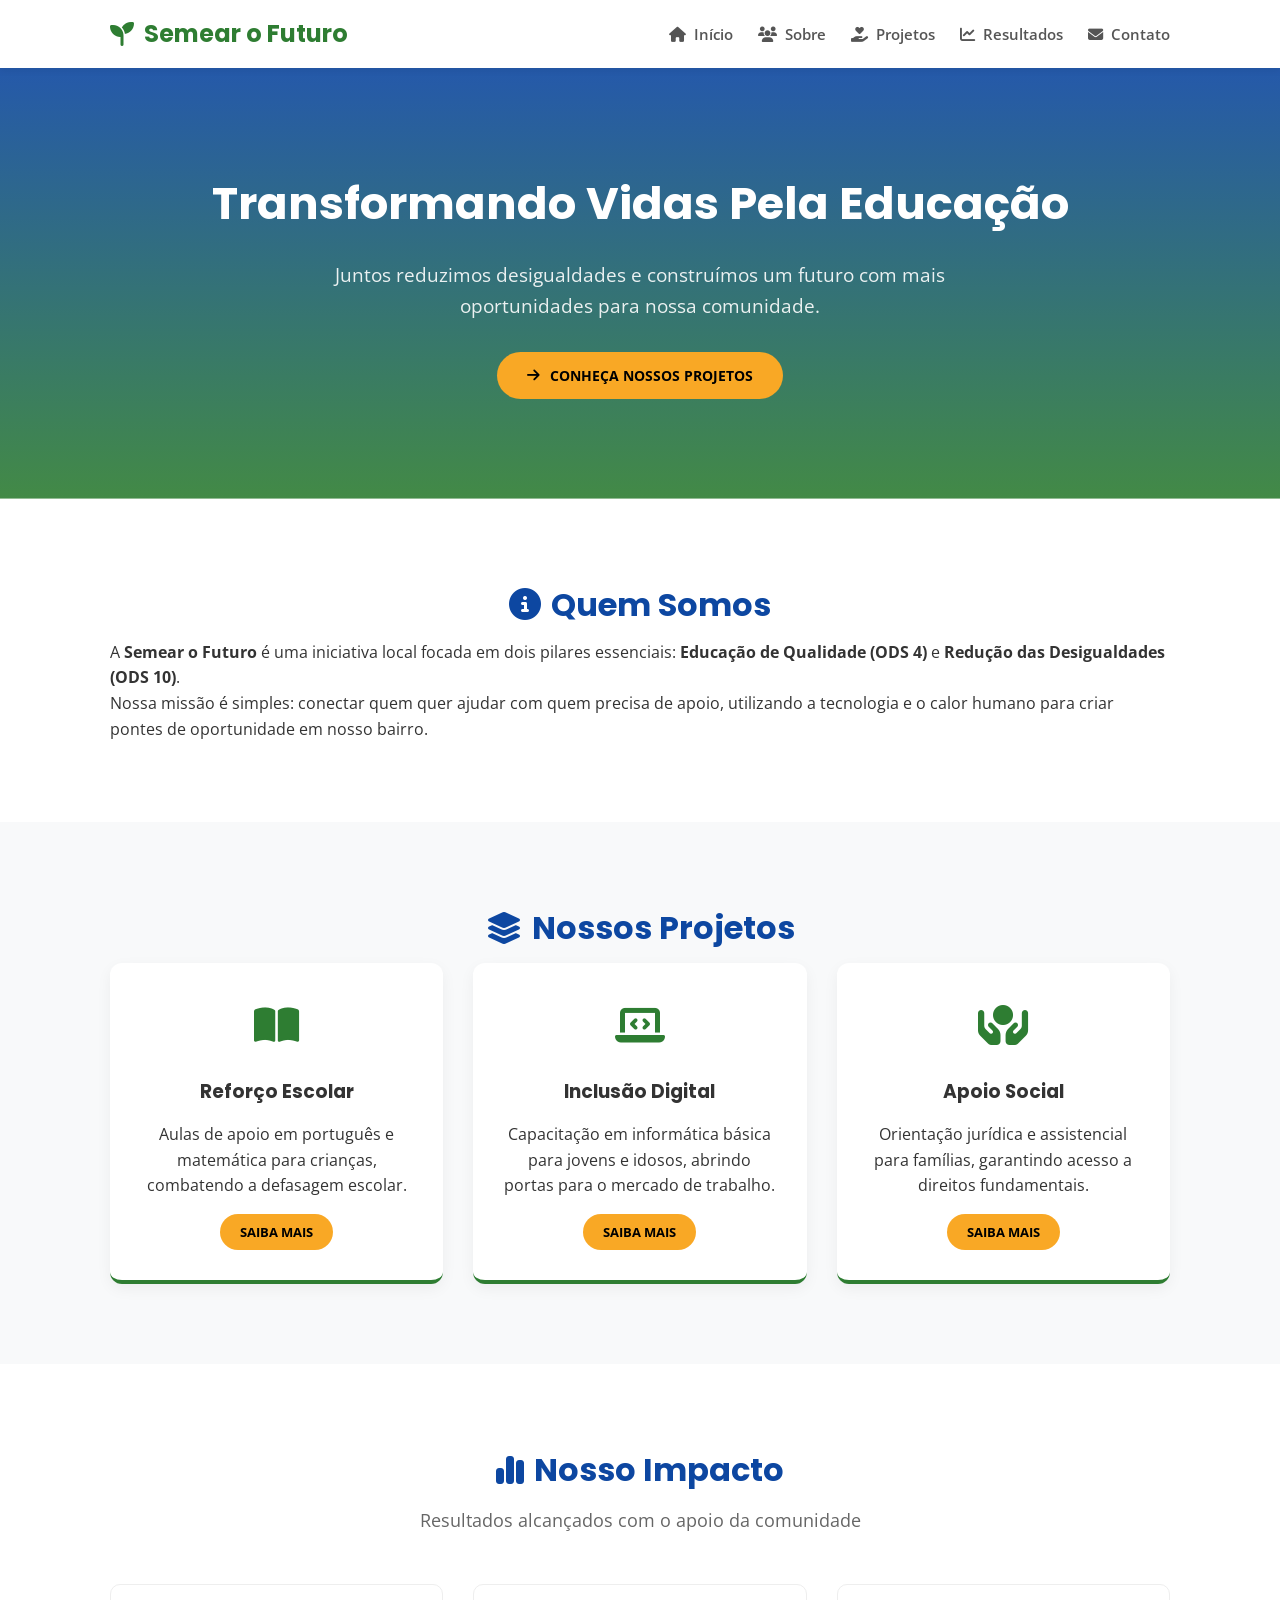
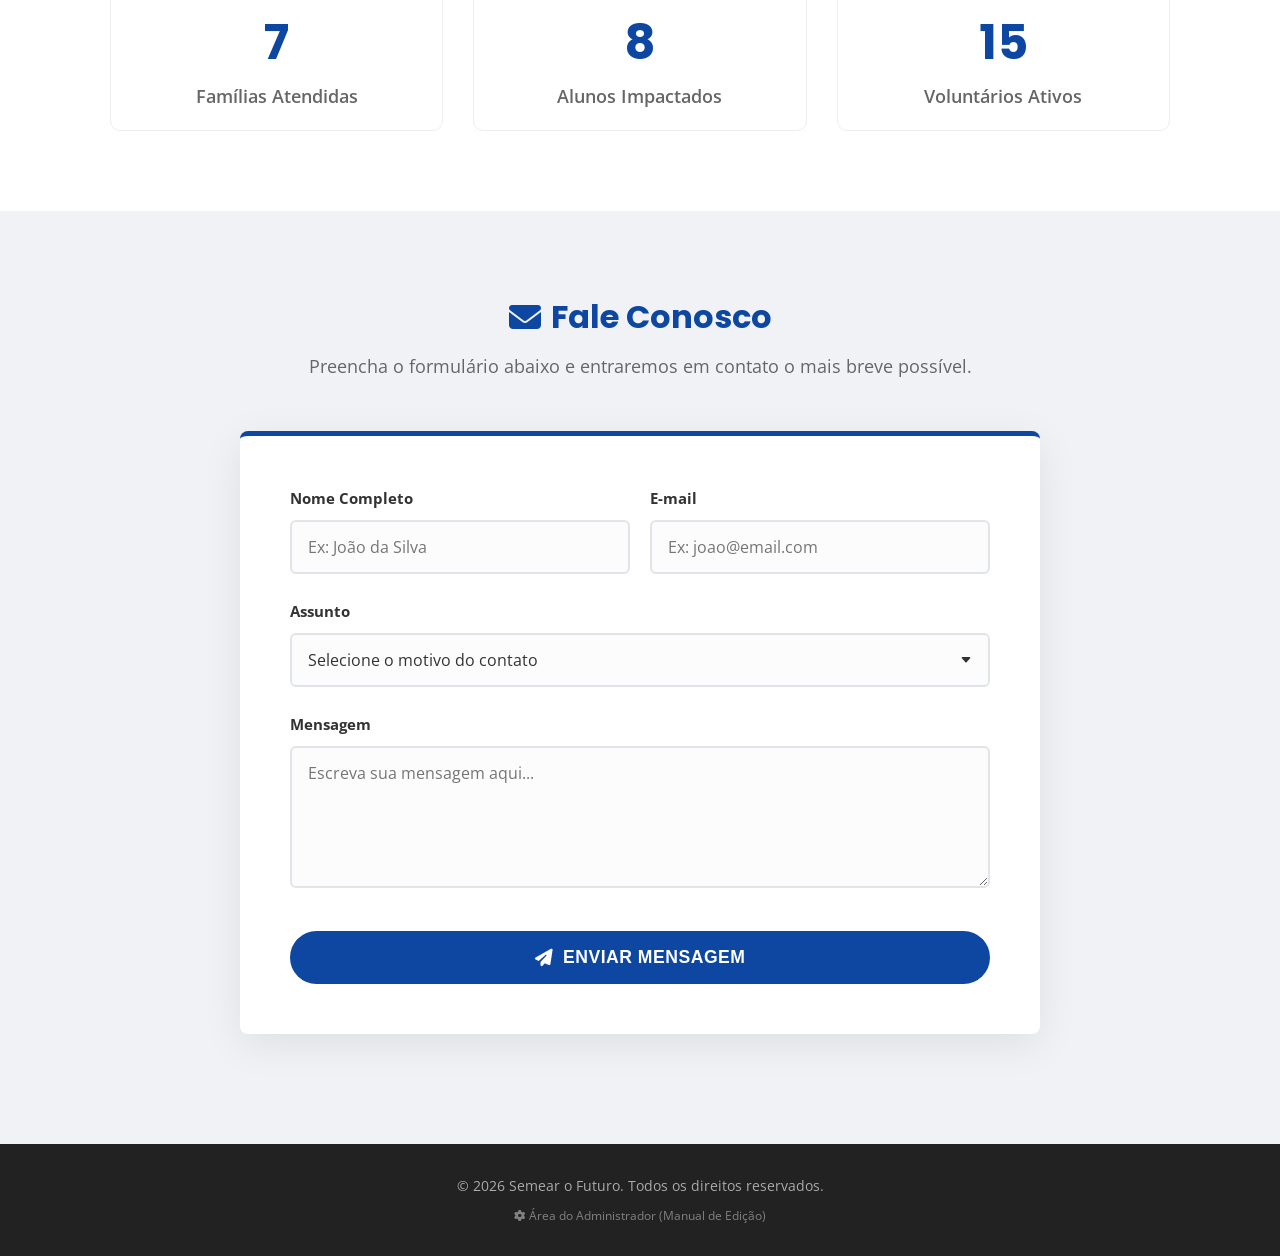
<file: index.html>
<!DOCTYPE html>
<html lang="pt-br">
  <head>
    <meta charset="UTF-8" />
    <meta name="viewport" content="width=device-width, initial-scale=1.0" />
    <title>Semear o Futuro - Educação e Cidadania</title>

    <!-- Fontes do Google (Poppins para títulos, Open Sans para texto) -->
    <link rel="preconnect" href="https://fonts.googleapis.com" />
    <link rel="preconnect" href="https://fonts.gstatic.com" crossorigin />
    <link
      href="https://fonts.googleapis.com/css2?family=Open+Sans:wght@400;600&family=Poppins:wght@500;700&display=swap"
      rel="stylesheet"
    />

    <!-- Ícones (FontAwesome - versão gratuita via CDN) -->
    <link
      rel="stylesheet"
      href="https://cdnjs.cloudflare.com/ajax/libs/font-awesome/6.4.0/css/all.min.css"
    />

    <!-- Nosso estilo -->
    <link rel="stylesheet" href="style.css" />
  </head>
  <body>
    <!-- Cabeçalho -->
    <header>
      <div class="container">
        <div class="logo">
          <h1><i class="fa-solid fa-seedling"></i> Semear o Futuro</h1>
        </div>

        <button class="menu-toggle" aria-label="Abrir menu">
          <i class="fa-solid fa-bars"></i>
        </button>

        <nav class="nav-menu">
          <ul>
            <li>
              <a href="#inicio"><i class="fa-solid fa-house"></i> Início</a>
            </li>
            <li>
              <a href="#sobre"><i class="fa-solid fa-users"></i> Sobre</a>
            </li>
            <li>
              <a href="#projetos"
                ><i class="fa-solid fa-hand-holding-heart"></i> Projetos</a
              >
            </li>
            <li>
              <a href="#impacto"
                ><i class="fa-solid fa-chart-line"></i> Resultados</a
              >
            </li>
            <li>
              <a href="#contato"
                ><i class="fa-solid fa-envelope"></i> Contato</a
              >
            </li>
          </ul>
        </nav>
      </div>
    </header>

    <!-- Hero -->
    <section id="inicio" class="hero">
      <div class="container hero-content">
        <h2>Transformando Vidas Pela Educação</h2>

        <p>
          Juntos reduzimos desigualdades e construímos um futuro com mais
          oportunidades para nossa comunidade.
        </p>

        <a href="#projetos" class="btn"
          ><i class="fa-solid fa-arrow-right"></i> Conheça Nossos Projetos</a
        >
      </div>
    </section>

    <!-- Sobre -->
    <section id="sobre" class="section">
      <div class="container">
        <h2><i class="fa-solid fa-circle-info"></i> Quem Somos</h2>
        <p>
          A <strong>Semear o Futuro</strong> é uma iniciativa local focada em
          dois pilares essenciais:
          <strong>Educação de Qualidade (ODS 4)</strong> e
          <strong>Redução das Desigualdades (ODS 10)</strong>.
        </p>
        <p>
          Nossa missão é simples: conectar quem quer ajudar com quem precisa de
          apoio, utilizando a tecnologia e o calor humano para criar pontes de
          oportunidade em nosso bairro.
        </p>
      </div>
    </section>

    <!-- Projetos -->
    <section id="projetos" class="section bg-light">
      <div class="container">
        <h2><i class="fa-solid fa-layer-group"></i> Nossos Projetos</h2>
        <div class="cards-grid">
          <div class="card">
            <div class="card-icon"><i class="fa-solid fa-book-open"></i></div>
            <h3>Reforço Escolar</h3>
            <p>
              Aulas de apoio em português e matemática para crianças, combatendo
              a defasagem escolar.
            </p>
            <a
              href="reforco-escolar.html"
              class="btn"
              style="margin-top: 15px; font-size: 0.8rem; padding: 8px 20px"
              >Saiba Mais</a
            >
          </div>

          <div class="card">
            <div class="card-icon"><i class="fa-solid fa-laptop-code"></i></div>
            <h3>Inclusão Digital</h3>
            <p>
              Capacitação em informática básica para jovens e idosos, abrindo
              portas para o mercado de trabalho.
            </p>
            <a
              href="inclusao-digital.html"
              class="btn"
              style="margin-top: 15px; font-size: 0.8rem; padding: 8px 20px"
              >Saiba Mais</a
            >
          </div>

          <div class="card">
            <div class="card-icon">
              <i class="fa-solid fa-hands-holding-circle"></i>
            </div>
            <h3>Apoio Social</h3>
            <p>
              Orientação jurídica e assistencial para famílias, garantindo
              acesso a direitos fundamentais.
            </p>
            <a
              href="apoio-social.html"
              class="btn"
              style="margin-top: 15px; font-size: 0.8rem; padding: 8px 20px"
              >Saiba Mais</a
            >
          </div>
        </div>
      </div>
    </section>

    <!-- Impacto e Dados -->
    <section id="impacto" class="section">
      <div class="container">
        <h2><i class="fa-solid fa-chart-simple"></i> Nosso Impacto</h2>
        <p class="section-subtitle">
          Resultados alcançados com o apoio da comunidade
        </p>

        <div class="stats-grid">
          <div class="stat-item">
            <span class="stat-number" data-target="7">0</span>
            <span class="stat-label">Famílias Atendidas</span>
          </div>

          <div class="stat-item">
            <span class="stat-number" data-target="8">0</span>
            <span class="stat-label">Alunos Impactados</span>
          </div>

          <div class="stat-item">
            <span class="stat-number" data-target="15">0</span>
            <span class="stat-label">Voluntários Ativos</span>
          </div>
        </div>
      </div>
    </section>

    <!-- Contato -->
    <section id="contato" class="section section-contato">
      <div class="container text-center">
        <h2><i class="fa-solid fa-envelope"></i> Fale Conosco</h2>
        <p class="section-subtitle">
          Preencha o formulário abaixo e entraremos em contato o mais breve
          possível.
        </p>

        <form id="form-contato" class="contact-form">
          <div class="form-row">
            <div class="form-group">
              <label for="nome">Nome Completo</label>
              <input
                type="text"
                id="nome"
                name="nome"
                placeholder="Ex: João da Silva"
                required
              />
            </div>

            <div class="form-group">
              <label for="email">E-mail</label>
              <input
                type="email"
                id="email"
                name="email"
                placeholder="Ex: joao@email.com"
                required
              />
            </div>
          </div>

          <div class="form-group">
            <label for="assunto">Assunto</label>
            <select id="assunto" name="assunto" required>
              <option value="" disabled selected>
                Selecione o motivo do contato
              </option>
              <option value="voluntariado">Quero ser Voluntário</option>
              <option value="reforco">Inscrição - Reforço Escolar</option>
              <option value="inclusao">Inscrição - Inclusão Digital</option>
              <option value="social">Apoio Social</option>
              <option value="parceria">Parcerias e Doações</option>
              <option value="duvidas">Dúvidas Gerais</option>
            </select>
          </div>

          <div class="form-group">
            <label for="mensagem">Mensagem</label>
            <textarea
              id="mensagem"
              name="mensagem"
              rows="5"
              placeholder="Escreva sua mensagem aqui..."
              required
            ></textarea>
          </div>

          <button type="submit" class="btn btn-submit">
            <i class="fa-solid fa-paper-plane"></i> Enviar Mensagem
          </button>
        </form>
      </div>
    </section>

    <!-- 
        ==========================================================================
        RODAPÉ DO SITE
        ==========================================================================
    -->
    <footer>
      <div class="container">
        <p>
          &copy; <span id="ano-atual"></span> Semear o Futuro. Todos os direitos
          reservados.
        </p>

        <!-- Link discreto para o Manual de Edição (Apenas para administradores/aprendizado) -->
        <p style="margin-top: 10px; font-size: 0.8em; opacity: 0.7">
          <a
            href="manual.html"
            target="_blank"
            title="Clique para aprender a editar este site"
          >
            <i class="fa-solid fa-gear"></i> Área do Administrador (Manual de
            Edição)
          </a>
        </p>
      </div>
    </footer>

    <!-- Link para o nosso arquivo de scripts -->
    <script src="script.js"></script>
  </body>
</html>
</file>
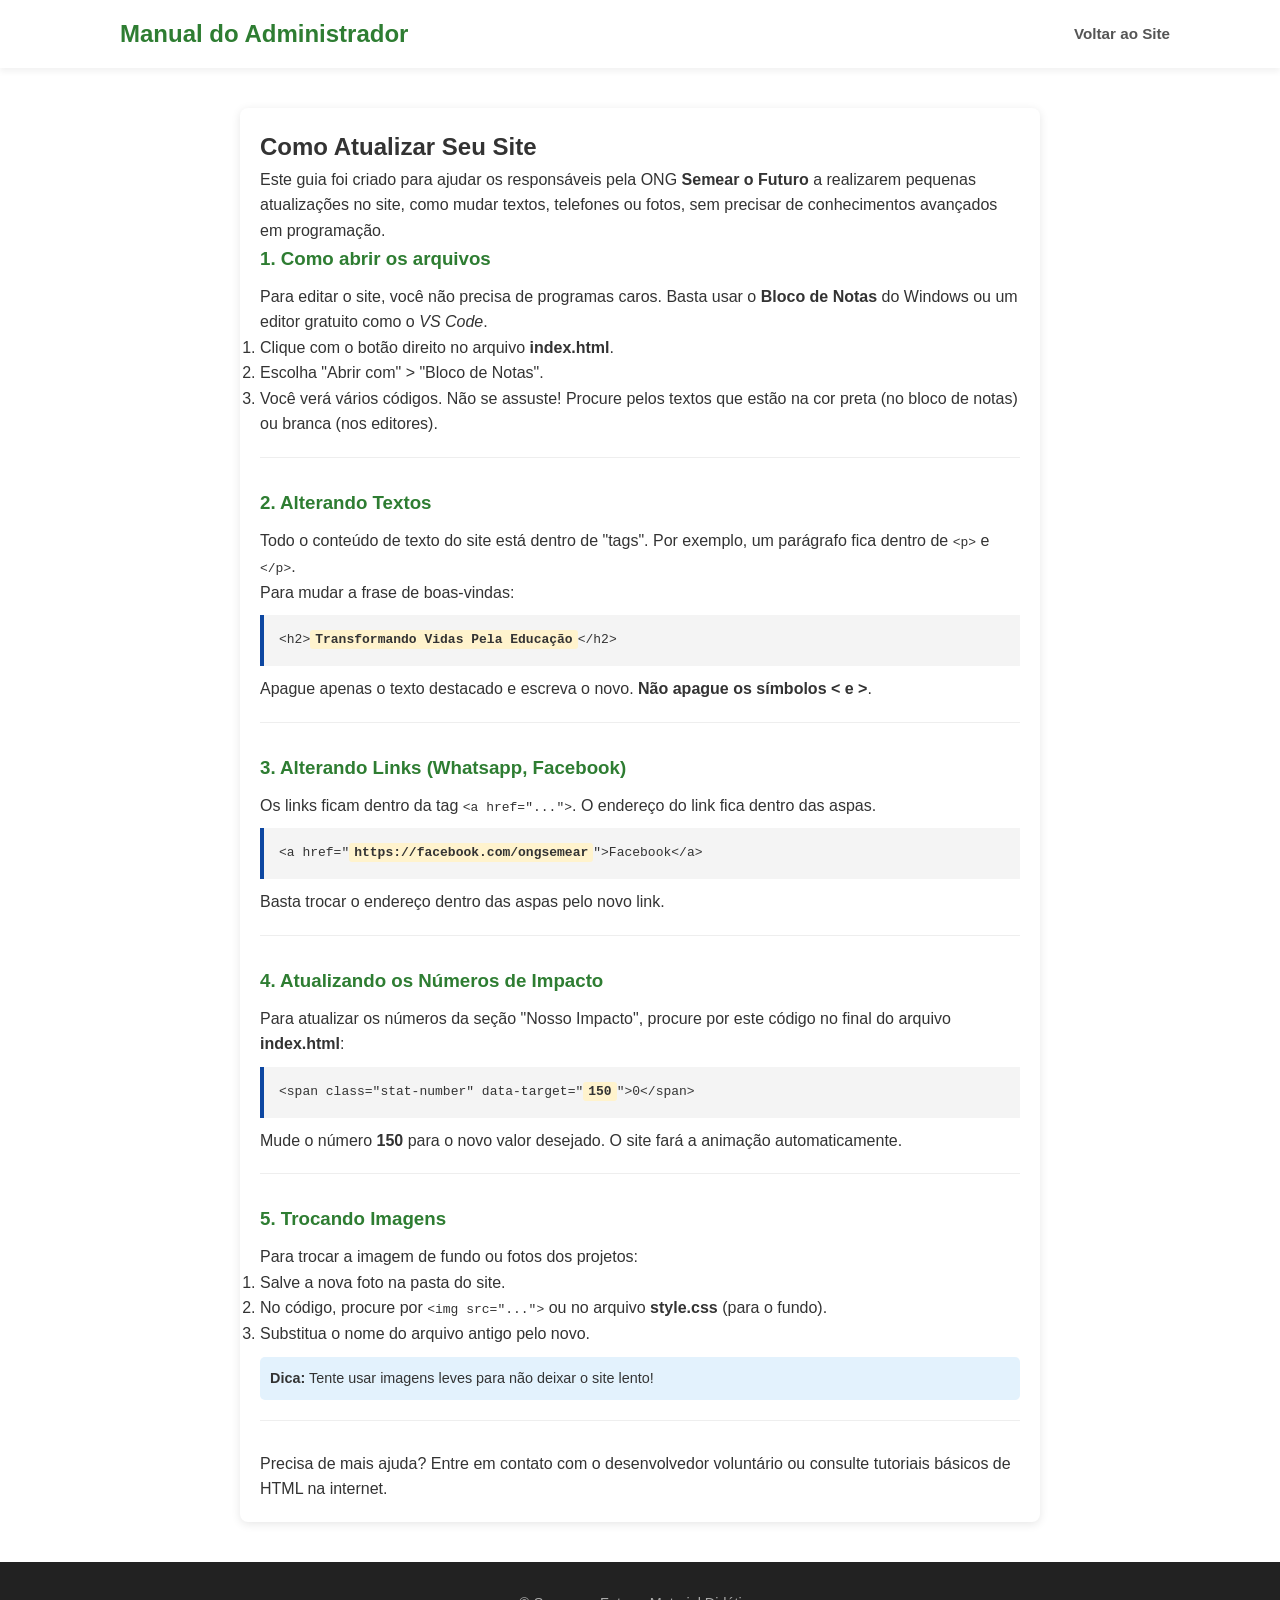
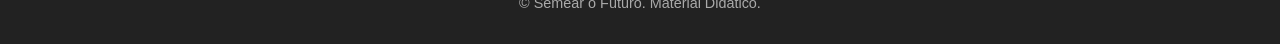
<file: manual.html>
<!DOCTYPE html>
<html lang="pt-br">
<head>
    <meta charset="UTF-8">
    <meta name="viewport" content="width=device-width, initial-scale=1.0">
    <title>Manual de Edição - Semear o Futuro</title>
    <link rel="stylesheet" href="style.css">
    <style>
        /* Estilos específicos para o manual */
        .manual-container {
            max-width: 800px;
            margin: 40px auto;
            padding: 20px;
            background: #fff;
            border-radius: 8px;
            box-shadow: 0 2px 10px rgba(0,0,0,0.1);
        }
        .step {
            margin-bottom: 30px;
            padding-bottom: 20px;
            border-bottom: 1px solid #eee;
        }
        .step h3 {
            color: var(--primary-color);
            margin-bottom: 10px;
        }
        .code-block {
            background: #f4f4f4;
            padding: 15px;
            border-left: 4px solid var(--secondary-color);
            font-family: monospace;
            margin: 10px 0;
            overflow-x: auto;
        }
        .highlight {
            background-color: #fff3cd;
            padding: 2px 5px;
            border-radius: 3px;
            font-weight: bold;
        }
        .note {
            background-color: #e3f2fd;
            padding: 10px;
            border-radius: 5px;
            font-size: 0.9em;
            margin-top: 10px;
        }
    </style>
</head>
<body>
    <header>
        <div class="container">
            <div class="logo">
                <h1><i class="fa-solid fa-book"></i> Manual do Administrador</h1>
            </div>
            <nav class="nav-menu">
                <ul>
                    <li><a href="index.html"><i class="fa-solid fa-arrow-left"></i> Voltar ao Site</a></li>
                </ul>
            </nav>
        </div>
    </header>

    <main class="manual-container">
        <div class="intro">
            <h2>Como Atualizar Seu Site</h2>
            <p>Este guia foi criado para ajudar os responsáveis pela ONG <strong>Semear o Futuro</strong> a realizarem pequenas atualizações no site, como mudar textos, telefones ou fotos, sem precisar de conhecimentos avançados em programação.</p>
        </div>

        <div class="step">
            <h3>1. Como abrir os arquivos</h3>
            <p>Para editar o site, você não precisa de programas caros. Basta usar o <strong>Bloco de Notas</strong> do Windows ou um editor gratuito como o <em>VS Code</em>.</p>
            <ol>
                <li>Clique com o botão direito no arquivo <strong>index.html</strong>.</li>
                <li>Escolha "Abrir com" > "Bloco de Notas".</li>
                <li>Você verá vários códigos. Não se assuste! Procure pelos textos que estão na cor preta (no bloco de notas) ou branca (nos editores).</li>
            </ol>
        </div>

        <div class="step">
            <h3>2. Alterando Textos</h3>
            <p>Todo o conteúdo de texto do site está dentro de "tags". Por exemplo, um parágrafo fica dentro de <code>&lt;p&gt;</code> e <code>&lt;/p&gt;</code>.</p>
            <p>Para mudar a frase de boas-vindas:</p>
            <div class="code-block">
                &lt;h2&gt;<span class="highlight">Transformando Vidas Pela Educação</span>&lt;/h2&gt;
            </div>
            <p>Apague apenas o texto destacado e escreva o novo. <strong>Não apague os símbolos &lt; e &gt;</strong>.</p>
        </div>

        <div class="step">
            <h3>3. Alterando Links (Whatsapp, Facebook)</h3>
            <p>Os links ficam dentro da tag <code>&lt;a href="..."&gt;</code>. O endereço do link fica dentro das aspas.</p>
            <div class="code-block">
                &lt;a href="<span class="highlight">https://facebook.com/ongsemear</span>"&gt;Facebook&lt;/a&gt;
            </div>
            <p>Basta trocar o endereço dentro das aspas pelo novo link.</p>
        </div>

        <div class="step">
            <h3>4. Atualizando os Números de Impacto</h3>
            <p>Para atualizar os números da seção "Nosso Impacto", procure por este código no final do arquivo <strong>index.html</strong>:</p>
            <div class="code-block">
                &lt;span class="stat-number" data-target="<span class="highlight">150</span>"&gt;0&lt;/span&gt;
            </div>
            <p>Mude o número <strong>150</strong> para o novo valor desejado. O site fará a animação automaticamente.</p>
        </div>

        <div class="step">
            <h3>5. Trocando Imagens</h3>
            <p>Para trocar a imagem de fundo ou fotos dos projetos:</p>
            <ol>
                <li>Salve a nova foto na pasta do site.</li>
                <li>No código, procure por <code>&lt;img src="..."&gt;</code> ou no arquivo <strong>style.css</strong> (para o fundo).</li>
                <li>Substitua o nome do arquivo antigo pelo novo.</li>
            </ol>
            <div class="note">
                <strong>Dica:</strong> Tente usar imagens leves para não deixar o site lento!
            </div>
        </div>

        <div class="intro">
            <p>Precisa de mais ajuda? Entre em contato com o desenvolvedor voluntário ou consulte tutoriais básicos de HTML na internet.</p>
        </div>
    </main>

    <footer>
        <div class="container">
            <p>&copy; <span id="ano-atual"></span> Semear o Futuro. Material Didático.</p>
        </div>
    </footer>
    
    <script src="script.js"></script>
</body>
</html>
</file>
<file: style.css>
/* Reset básico */
* {
    margin: 0;
    padding: 0;
    box-sizing: border-box;
}

/* Definição de cores e fontes */
:root {
    --primary-color: #2E7D32; /* Verde - esperança */
    --secondary-color: #0D47A1; /* Azul - confiança */
    --accent-color: #F9A825; /* Amarelo - destaque */
    --highlight-bg: #e8f5e9; /* Fundo destaque suave (verde bem claro) */
    --text-color: #333;
    --light-bg: #f8f9fa;
    --white: #ffffff;
    --font-heading: 'Poppins', sans-serif;
    --font-body: 'Open Sans', sans-serif;
}

body {
    font-family: var(--font-body);
    line-height: 1.6;
    color: var(--text-color);
    background-color: var(--white);
}

/* Layout */
.container {
    max-width: 1100px;
    margin: 0 auto;
    padding: 0 20px;
}

a {
    text-decoration: none;
    color: inherit;
}

ul {
    list-style: none;
}

/* Cabeçalho */
header {
    background-color: var(--white);
    box-shadow: 0 4px 6px rgba(0,0,0,0.05);
    position: sticky;
    top: 0;
    z-index: 1000;
}

header .container {
    display: flex;
    justify-content: space-between;
    align-items: center;
    padding: 15px 20px;
}

.logo h1 {
    font-family: var(--font-heading);
    font-size: 1.5rem;
    color: var(--primary-color);
    display: flex;
    align-items: center;
    gap: 10px;
}

/* Menu */
.nav-menu ul {
    display: flex;
    gap: 25px;
}

.nav-menu a {
    font-weight: 600;
    font-size: 0.95rem;
    color: #555;
    transition: color 0.3s;
    display: flex;
    align-items: center;
    gap: 8px;
}

.nav-menu a:hover {
    color: var(--primary-color);
}

.menu-toggle {
    display: none;
    background: none;
    border: none;
    font-size: 1.5rem;
    color: var(--text-color);
    cursor: pointer;
}

/* Hero */
.hero {
    background: linear-gradient(rgba(13, 71, 161, 0.9), rgba(46, 125, 50, 0.9)), url('https://images.unsplash.com/photo-1509062522246-3755977927d7?ixlib=rb-1.2.1&auto=format&fit=crop&w=1350&q=80'); /* Imagem de fundo genérica educacional */
    background-size: cover;
    background-position: center;
    color: var(--white);
    text-align: center;
    padding: 100px 20px;
}

.hero h2 {
    font-family: var(--font-heading);
    font-size: 2.8rem;
    margin-bottom: 20px;
    font-weight: 700;
}

.hero p {
    font-size: 1.2rem;
    margin-bottom: 30px;
    max-width: 700px;
    margin-left: auto;
    margin-right: auto;
    opacity: 0.9;
}

.btn {
    display: inline-flex;
    align-items: center;
    gap: 10px;
    background-color: var(--accent-color);
    color: #000;
    padding: 12px 30px;
    border: none;
    border-radius: 50px;
    font-weight: 700;
    cursor: pointer;
    transition: transform 0.3s, box-shadow 0.3s;
    text-transform: uppercase;
    font-size: 0.9rem;
}

.btn:hover {
    transform: translateY(-2px);
    box-shadow: 0 4px 10px rgba(0,0,0,0.2);
}

.btn-block {
    display: flex;
    width: 100%;
    justify-content: center;
    background-color: var(--primary-color);
    color: var(--white);
}

.btn-block:hover {
    background-color: #256628;
}

/* Seções */
.section {
    padding: 80px 0;
}

.section h2 {
    font-family: var(--font-heading);
    text-align: center;
    margin-bottom: 10px;
    color: var(--secondary-color);
    font-size: 2rem;
    display: flex;
    justify-content: center;
    align-items: center;
    gap: 10px;
}

.section-subtitle {
    text-align: center;
    color: #666;
    margin-bottom: 50px;
    font-size: 1.1rem;
}

.bg-light {
    background-color: var(--light-bg);
}

.bg-highlight {
    background-color: var(--highlight-bg);
    border-top: 4px solid var(--primary-color);
    border-bottom: 4px solid var(--primary-color);
}

/* Cards de Projetos */
.cards-grid {
    display: grid;
    grid-template-columns: repeat(auto-fit, minmax(280px, 1fr));
    gap: 30px;
}

.card {
    background: var(--white);
    padding: 30px;
    border-radius: 12px;
    box-shadow: 0 5px 15px rgba(0,0,0,0.05);
    text-align: center;
    transition: transform 0.3s;
    border-bottom: 4px solid var(--primary-color);
}

.card:hover {
    transform: translateY(-5px);
}

.card-icon {
    font-size: 2.5rem;
    color: var(--primary-color);
    margin-bottom: 20px;
}

.card h3 {
    font-family: var(--font-heading);
    margin-bottom: 15px;
    color: #333;
}

/* Seção de Impacto (Dados) */
.stats-grid {
    display: grid;
    grid-template-columns: repeat(auto-fit, minmax(200px, 1fr));
    gap: 30px;
    text-align: center;
}

.stat-item {
    background: var(--white);
    padding: 20px;
    border-radius: 10px;
    border: 1px solid #eee;
}

.stat-number {
    display: block;
    font-size: 3rem;
    font-weight: 700;
    color: var(--secondary-color);
    font-family: var(--font-heading);
}

.stat-label {
    font-size: 1.1rem;
    color: #666;
    font-weight: 600;
}

/* Contato */
.section-contato {
    background-color: #f0f2f5; /* Cinza moderno */
    position: relative;
}

.contact-container {
    max-width: 800px;
}

.text-center {
    text-align: center;
    margin-bottom: 30px;
}

.contact-form {
    background: var(--white);
    padding: 50px;
    border-radius: 8px; /* Cantos menos arredondados para ar mais sério */
    box-shadow: 0 10px 40px rgba(0,0,0,0.08); /* Sombra difusa elegante */
    max-width: 800px;
    margin: 0 auto;
    border-top: 5px solid var(--secondary-color); /* Detalhe colorido no topo */
}

/* Layout em duas colunas para desktop */
.form-row {
    display: flex;
    gap: 20px;
}

.form-row .form-group {
    flex: 1;
}

.form-group {
    margin-bottom: 25px;
    text-align: left;
}

.form-group label {
    display: block;
    margin-bottom: 10px;
    font-weight: 700;
    color: #333;
    font-size: 0.95rem;
}

.sr-only {
    position: absolute;
    width: 1px;
    height: 1px;
    padding: 0;
    margin: -1px;
    overflow: hidden;
    clip: rect(0, 0, 0, 0);
    white-space: nowrap;
    border-width: 0;
}

.form-group input,
.form-group textarea,
.form-group select {
    width: 100%;
    padding: 14px 16px; /* Mais "gordinho" */
    border: 2px solid #e1e4e8;
    border-radius: 6px;
    font-family: inherit;
    transition: all 0.3s ease;
    font-size: 1rem;
    background-color: #fcfcfc;
    color: #333;
}

.form-group input:focus,
.form-group textarea:focus,
.form-group select:focus {
    border-color: var(--secondary-color);
    background-color: #fff;
    box-shadow: 0 0 0 4px rgba(13, 71, 161, 0.1); /* Efeito de foco suave */
    outline: none;
}

/* Estilo específico para o select ficar igual aos inputs */
.form-group select {
    appearance: none; /* Remove estilo nativo */
    background-image: url("data:image/svg+xml,%3Csvg xmlns='http://www.w3.org/2000/svg' width='12' height='12' fill='%23333' viewBox='0 0 16 16'%3E%3Cpath d='M7.247 11.14 2.451 5.658C1.885 5.013 2.345 4 3.204 4h9.592a1 1 0 0 1 .753 1.659l-4.796 5.48a1 1 0 0 1-1.506 0z'/%3E%3C/svg%3E");
    background-repeat: no-repeat;
    background-position: right 16px center;
    cursor: pointer;
}

.form-group textarea {
    resize: vertical;
    min-height: 120px;
}

.btn-submit {
    width: 100%;
    background-color: var(--secondary-color);
    color: var(--white);
    justify-content: center;
    padding: 16px;
    font-size: 1.1rem;
    margin-top: 10px;
    letter-spacing: 0.5px;
}

.btn-submit:hover {
    background-color: #0a3d8f;
    transform: translateY(-2px);
    box-shadow: 0 5px 15px rgba(13, 71, 161, 0.3);
}

/* Responsividade do formulário */
@media (max-width: 768px) {
    .form-row {
        flex-direction: column;
        gap: 0;
    }
    
    .contact-form {
        padding: 30px 20px;
    }
}

/* Rodapé */
footer {
    background-color: #222;
    color: #aaa;
    text-align: center;
    padding: 30px 0;
    font-size: 0.9rem;
}

/* Responsividade */
@media (max-width: 768px) {
    .menu-toggle {
        display: block;
    }

    .nav-menu {
        position: fixed;
        left: -100%;
        top: 70px;
        background-color: var(--white);
        width: 100%;
        text-align: center;
        transition: 0.3s;
        box-shadow: 0 5px 10px rgba(0,0,0,0.1);
        padding-bottom: 20px;
    }

    .nav-menu.active {
        left: 0;
    }

    .nav-menu ul {
        flex-direction: column;
        gap: 15px;
        padding: 20px 0;
    }
    
    .hero h2 {
        font-size: 2rem;
    }
}
</file>
